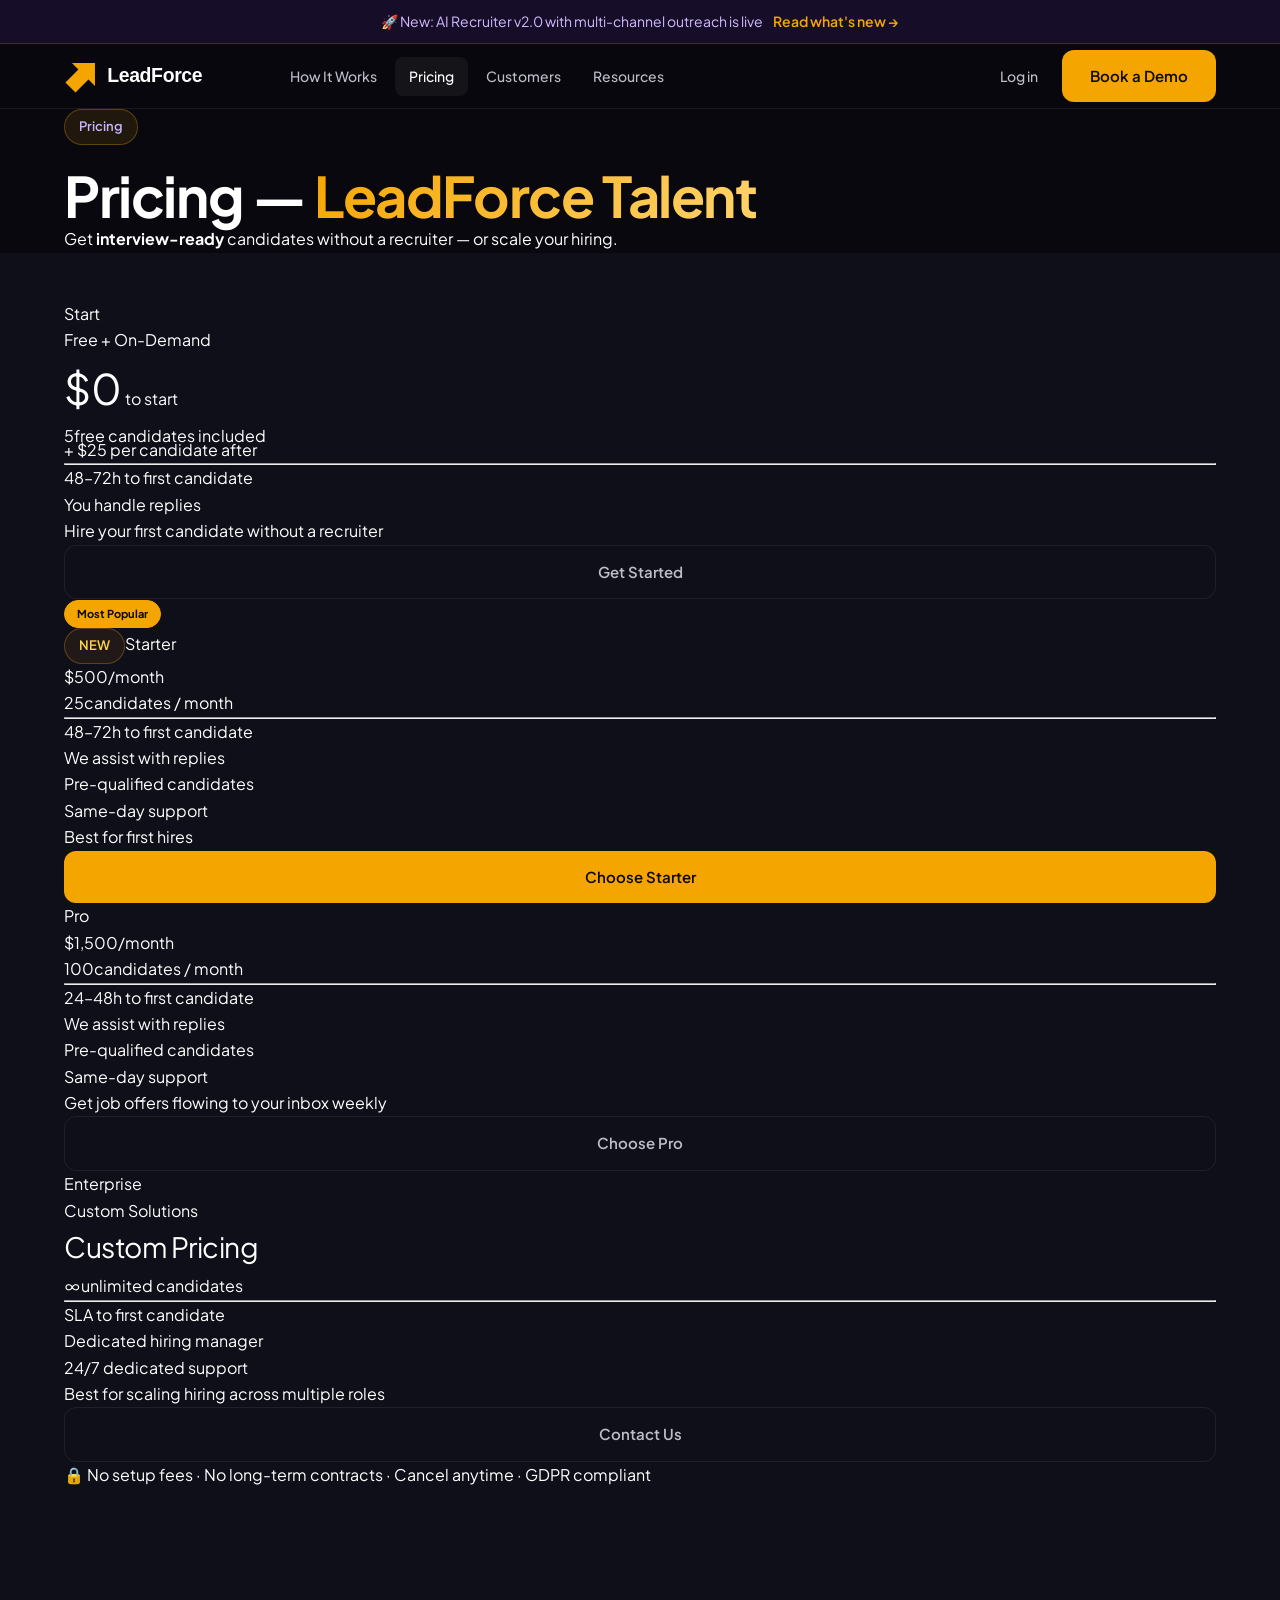
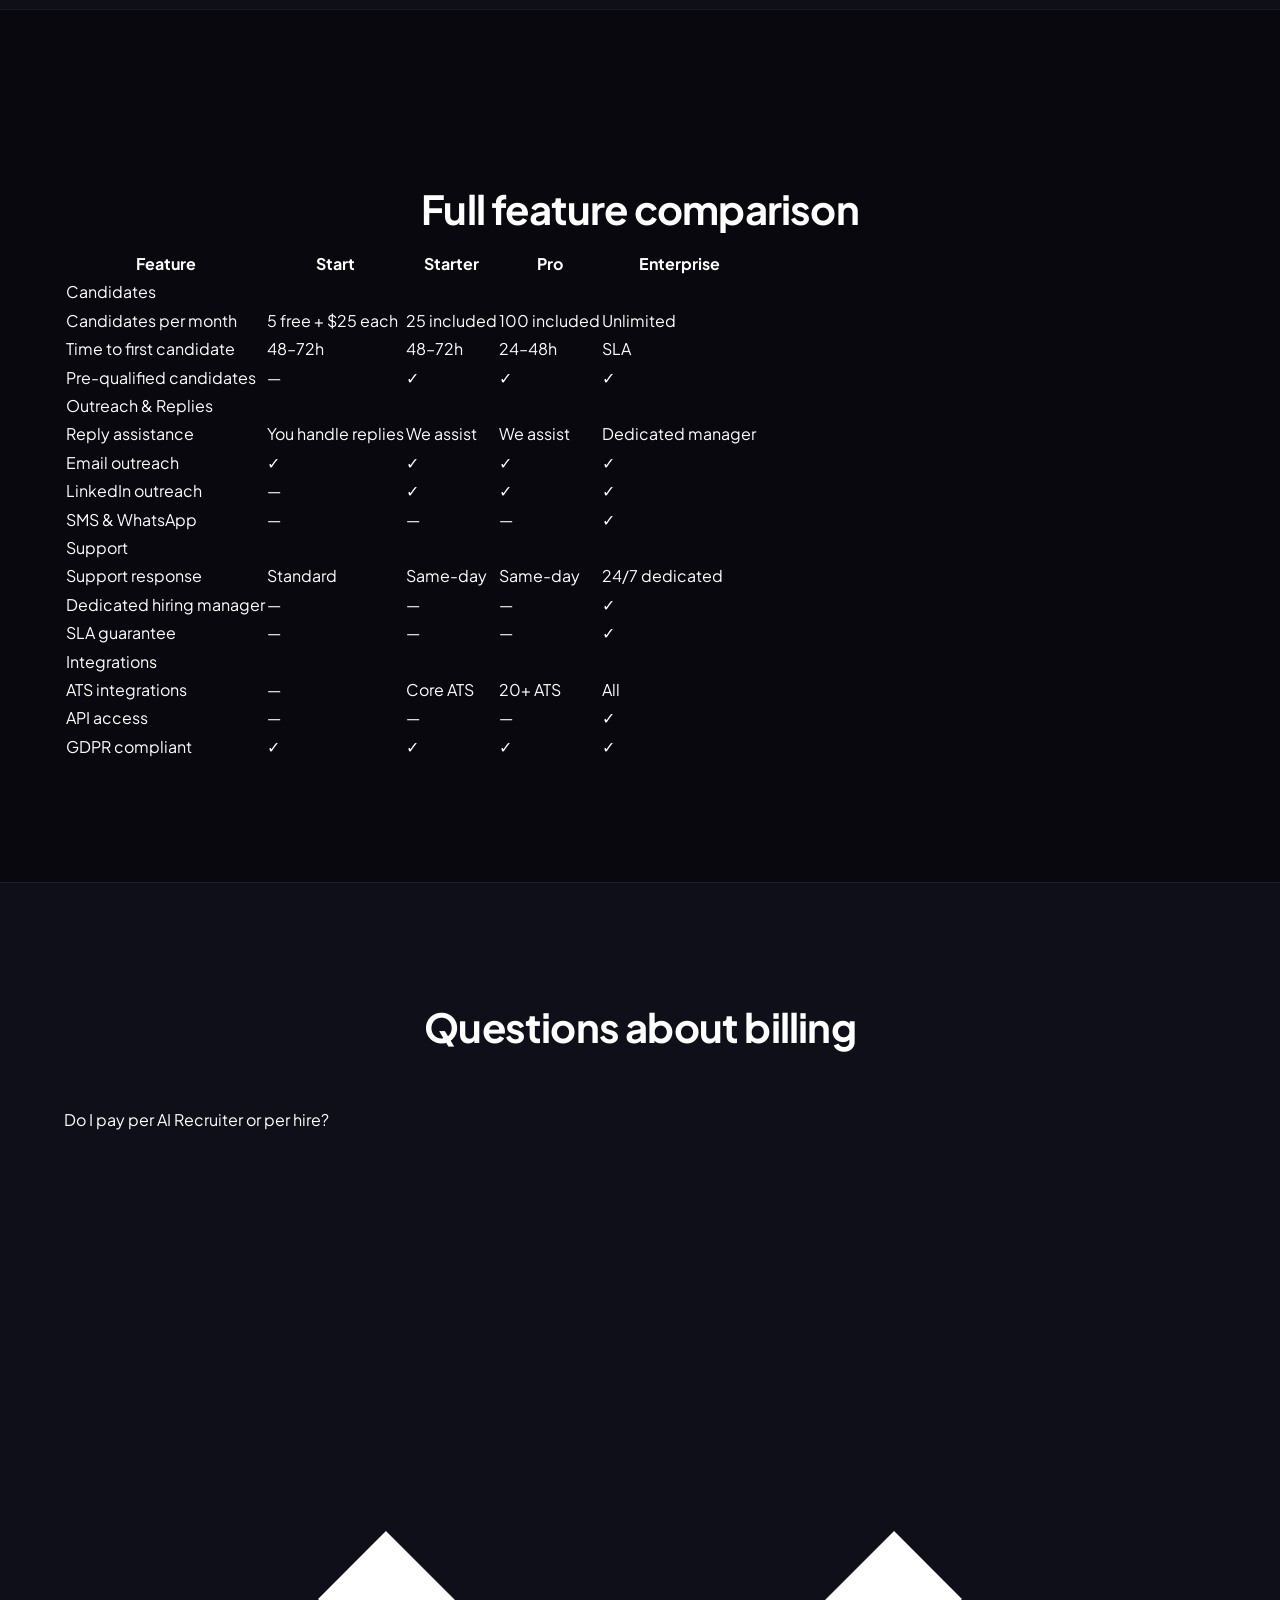
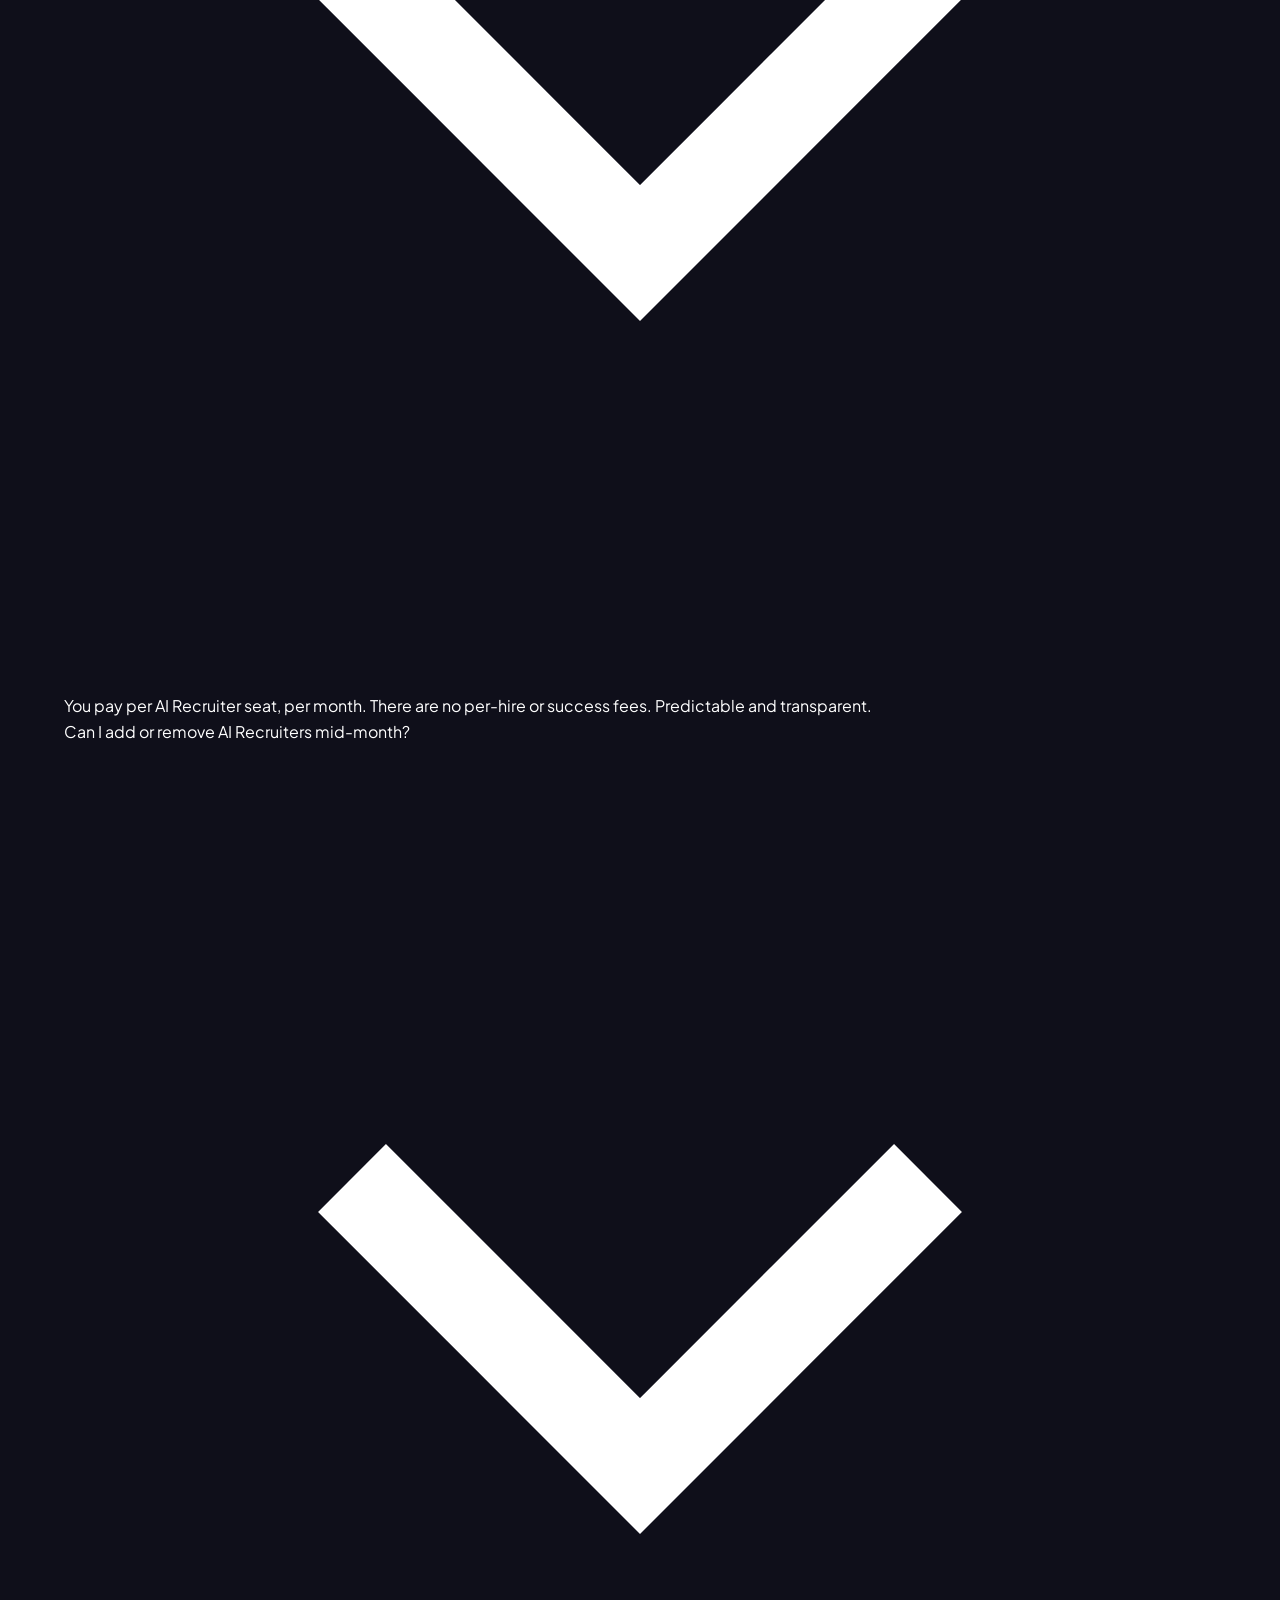
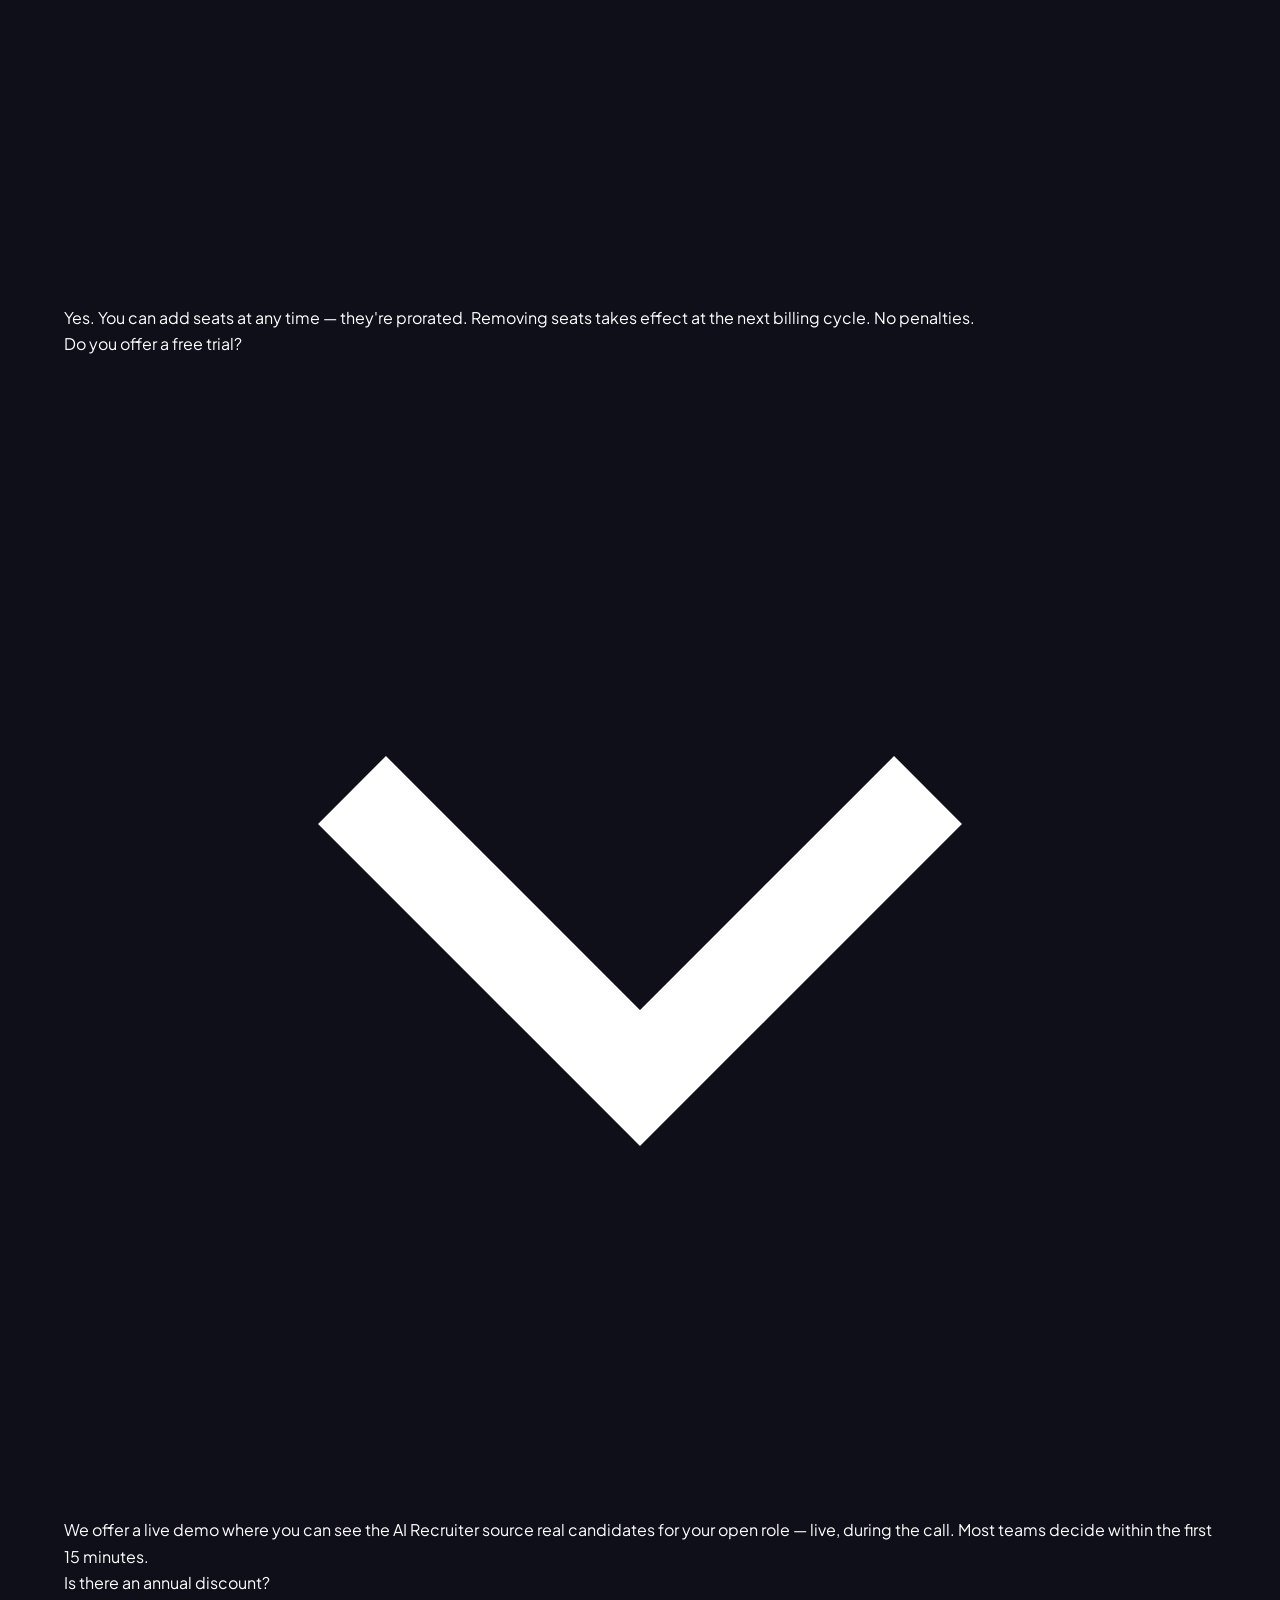
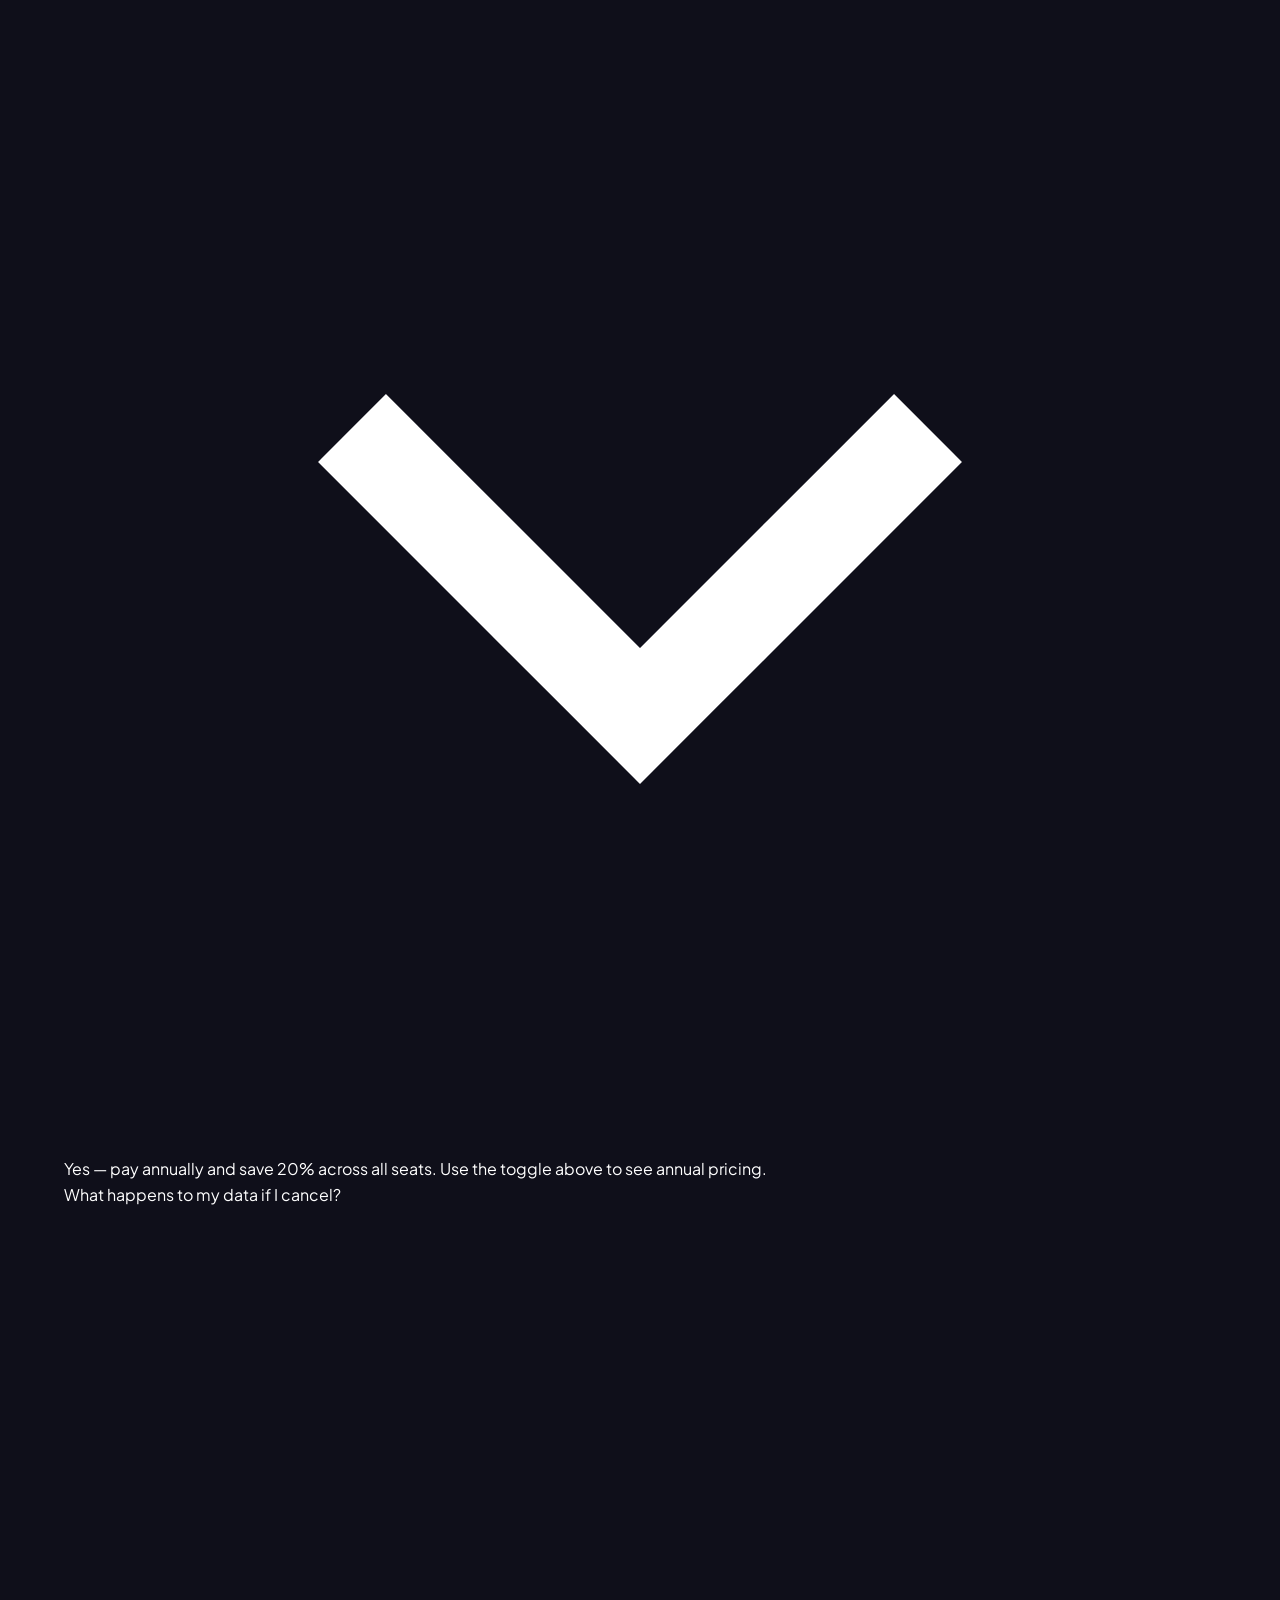
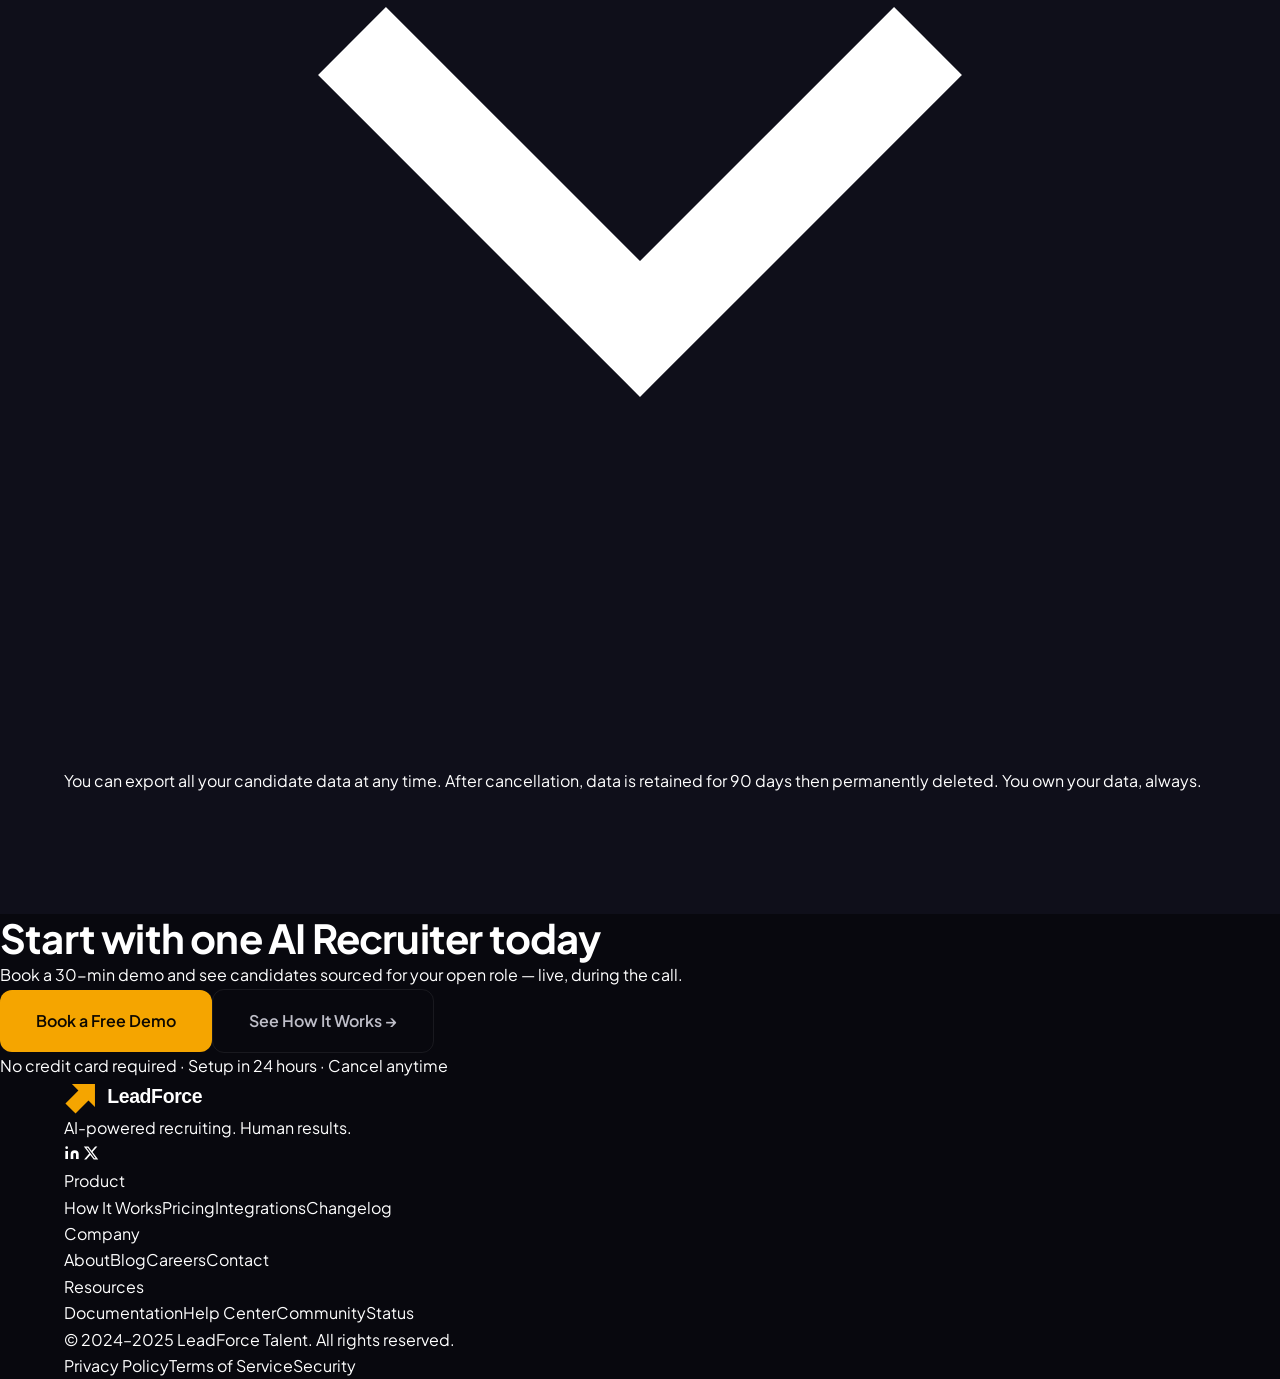
<file: pricing.html>
<!DOCTYPE html>
<html lang="en">
<head>
  <meta charset="UTF-8">
  <meta name="viewport" content="width=device-width, initial-scale=1.0">
  <title>Pricing — LeadForce Talent</title>
  <link rel="stylesheet" href="assets/css/main.css">
</head>
<body>

<div class="announcement-bar">🚀 New: AI Recruiter v2.0 with multi-channel outreach is live <a href="#">Read what's new →</a></div>
<header class="nav">
  <div class="container">
    <nav class="nav-inner">
      <a href="index.html" class="nav-logo">
        <img src="assets/images/logo.svg" alt="LeadForce Talent" height="36" style="display:block;">
      </a>
      <div class="nav-links">
        <a href="how-it-works.html">How It Works</a>
        <a href="pricing.html">Pricing</a>
        <a href="index.html#testimonials">Customers</a>
        <a href="#">Resources</a>
      </div>
      <div class="nav-actions">
        <a href="#" class="nav-login">Log in</a>
        <a href="https://calendly.com/lftw/leadforcetalent-meeting" class="btn btn-primary">Book a Demo</a>
        <button class="nav-hamburger"><span></span><span></span><span></span></button>
      </div>
    </nav>
  </div>
  <div class="mobile-menu">
    <a href="how-it-works.html">How It Works</a>
    <a href="pricing.html">Pricing</a>
    <a href="#">Customers</a>
    <a href="#">Resources</a>
    <a href="#" class="nav-login">Log in</a>
    <a href="https://calendly.com/lftw/leadforcetalent-meeting" class="btn btn-primary btn-full">Book a Demo</a>
  </div>
</header>

<section class="page-hero">
  <div class="container page-hero-inner">
    <div class="badge reveal" style="margin:0 auto 20px;">Pricing</div>
    <h1 class="h1 reveal">Pricing — <span class="gradient-text">LeadForce Talent</span></h1>
    <p class="reveal">Get <strong>interview-ready</strong> candidates without a recruiter — or scale your hiring.</p>
  </div>
</section>

<section class="section section-surface" style="padding-top:48px;">
  <div class="container">
    <div class="pricing-grid pricing-grid-4">
      <div class="pricing-card pricing-card-flex reveal">
        <div class="pricing-name">Start</div>
        <div class="pricing-plan-sub">Free + On-Demand</div>
        <div class="pricing-price-row"><span class="pricing-amount" style="font-size:42px;">$0</span><span class="pricing-suffix"> to start</span></div>
        <div class="pricing-cand-chip"><span class="pricing-cand-num">5</span><span class="pricing-cand-label">free candidates included</span></div>
        <div class="pricing-sub" style="margin-top:-12px;">+ $25 per candidate after</div>
        <hr class="pricing-divider">
        <ul class="pricing-features"><li>48–72h to first candidate</li><li>You handle replies</li></ul>
        <div class="pricing-bottom-note">Hire your first candidate without a recruiter</div>
        <a href="https://calendly.com/lftw/leadforcetalent-meeting" class="btn btn-ghost btn-full">Get Started</a>
      </div>
      <div class="pricing-card pricing-card-featured pricing-card-flex reveal reveal-delay-1">
        <div class="pricing-badge-wrap"><span class="badge badge-featured">Most Popular</span></div>
        <div class="pricing-name-with-badge"><span class="badge badge-warning pricing-new-badge">NEW</span><span class="pricing-name">Starter</span></div>
        <div class="pricing-price-row"><span class="pricing-amount">$500</span><span class="pricing-suffix">/month</span></div>
        <div class="pricing-cand-chip"><span class="pricing-cand-num">25</span><span class="pricing-cand-label">candidates / month</span></div>
        <hr class="pricing-divider">
        <ul class="pricing-features"><li>48–72h to first candidate</li><li>We assist with replies</li><li>Pre-qualified candidates</li><li>Same-day support</li></ul>
        <div class="pricing-bottom-note">Best for first hires</div>
        <a href="https://calendly.com/lftw/leadforcetalent-meeting" class="btn btn-primary btn-full">Choose Starter</a>
      </div>
      <div class="pricing-card pricing-card-flex reveal reveal-delay-2">
        <div class="pricing-name">Pro</div>
        <div class="pricing-price-row"><span class="pricing-amount">$1,500</span><span class="pricing-suffix">/month</span></div>
        <div class="pricing-cand-chip"><span class="pricing-cand-num">100</span><span class="pricing-cand-label">candidates / month</span></div>
        <hr class="pricing-divider">
        <ul class="pricing-features"><li>24–48h to first candidate</li><li>We assist with replies</li><li>Pre-qualified candidates</li><li>Same-day support</li></ul>
        <div class="pricing-bottom-note">Get job offers flowing to your inbox weekly</div>
        <a href="https://calendly.com/lftw/leadforcetalent-meeting" class="btn btn-ghost btn-full">Choose Pro</a>
      </div>
      <div class="pricing-card pricing-card-flex reveal reveal-delay-3">
        <div class="pricing-name">Enterprise</div>
        <div class="pricing-plan-sub">Custom Solutions</div>
        <div class="pricing-price-row"><span class="pricing-amount" style="font-size:28px;letter-spacing:-0.5px;">Custom Pricing</span></div>
        <div class="pricing-cand-chip"><span class="pricing-cand-num" style="font-size:18px;">∞</span><span class="pricing-cand-label">unlimited candidates</span></div>
        <hr class="pricing-divider">
        <ul class="pricing-features"><li>SLA to first candidate</li><li>Dedicated hiring manager</li><li>24/7 dedicated support</li></ul>
        <div class="pricing-bottom-note">Best for scaling hiring across multiple roles</div>
        <a href="https://calendly.com/lftw/leadforcetalent-meeting" class="btn btn-ghost btn-full">Contact Us</a>
      </div>
    </div>
    <p class="pricing-trust reveal">🔒 No setup fees · No long-term contracts · Cancel anytime · GDPR compliant</p>
  </div>
</section>

<section class="section section-dark section-border-t">
  <div class="container">
    <div class="section-label reveal"><span class="badge">Compare Plans</span></div>
    <h2 class="h2 section-headline reveal">Full feature comparison</h2>
    <div class="comparison-table-wrap reveal">
      <table class="comparison-table">
        <thead><tr><th>Feature</th><th>Start</th><th class="featured-col">Starter</th><th>Pro</th><th>Enterprise</th></tr></thead>
        <tbody>
          <tr class="cat-row"><td colspan="5">Candidates</td></tr>
          <tr><td>Candidates per month</td><td>5 free + $25 each</td><td>25 included</td><td>100 included</td><td>Unlimited</td></tr>
          <tr><td>Time to first candidate</td><td>48–72h</td><td>48–72h</td><td>24–48h</td><td>SLA</td></tr>
          <tr><td>Pre-qualified candidates</td><td><span class="cross">—</span></td><td><span class="check">✓</span></td><td><span class="check">✓</span></td><td><span class="check">✓</span></td></tr>
          <tr class="cat-row"><td colspan="5">Outreach & Replies</td></tr>
          <tr><td>Reply assistance</td><td>You handle replies</td><td>We assist</td><td>We assist</td><td>Dedicated manager</td></tr>
          <tr><td>Email outreach</td><td><span class="check">✓</span></td><td><span class="check">✓</span></td><td><span class="check">✓</span></td><td><span class="check">✓</span></td></tr>
          <tr><td>LinkedIn outreach</td><td><span class="cross">—</span></td><td><span class="check">✓</span></td><td><span class="check">✓</span></td><td><span class="check">✓</span></td></tr>
          <tr><td>SMS & WhatsApp</td><td><span class="cross">—</span></td><td><span class="cross">—</span></td><td><span class="cross">—</span></td><td><span class="check">✓</span></td></tr>
          <tr class="cat-row"><td colspan="5">Support</td></tr>
          <tr><td>Support response</td><td>Standard</td><td>Same-day</td><td>Same-day</td><td>24/7 dedicated</td></tr>
          <tr><td>Dedicated hiring manager</td><td><span class="cross">—</span></td><td><span class="cross">—</span></td><td><span class="cross">—</span></td><td><span class="check">✓</span></td></tr>
          <tr><td>SLA guarantee</td><td><span class="cross">—</span></td><td><span class="cross">—</span></td><td><span class="cross">—</span></td><td><span class="check">✓</span></td></tr>
          <tr class="cat-row"><td colspan="5">Integrations</td></tr>
          <tr><td>ATS integrations</td><td><span class="cross">—</span></td><td>Core ATS</td><td>20+ ATS</td><td>All</td></tr>
          <tr><td>API access</td><td><span class="cross">—</span></td><td><span class="cross">—</span></td><td><span class="cross">—</span></td><td><span class="check">✓</span></td></tr>
          <tr><td>GDPR compliant</td><td><span class="check">✓</span></td><td><span class="check">✓</span></td><td><span class="check">✓</span></td><td><span class="check">✓</span></td></tr>
        </tbody>
      </table>
    </div>
  </div>
</section>

<section class="section section-surface section-border-t">
  <div class="container">
    <h2 class="h2 section-headline reveal" style="margin-bottom:56px;">Questions about billing</h2>
    <div class="faq-wrap">
      <div class="faq-item reveal"><div class="faq-question">Do I pay per AI Recruiter or per hire?<svg class="faq-arrow" viewBox="0 0 24 24" fill="none" stroke="currentColor" stroke-width="2"><polyline points="6,9 12,15 18,9"/></svg></div><div class="faq-answer">You pay per AI Recruiter seat, per month. There are no per-hire or success fees. Predictable and transparent.</div></div>
      <div class="faq-item reveal"><div class="faq-question">Can I add or remove AI Recruiters mid-month?<svg class="faq-arrow" viewBox="0 0 24 24" fill="none" stroke="currentColor" stroke-width="2"><polyline points="6,9 12,15 18,9"/></svg></div><div class="faq-answer">Yes. You can add seats at any time — they're prorated. Removing seats takes effect at the next billing cycle. No penalties.</div></div>
      <div class="faq-item reveal"><div class="faq-question">Do you offer a free trial?<svg class="faq-arrow" viewBox="0 0 24 24" fill="none" stroke="currentColor" stroke-width="2"><polyline points="6,9 12,15 18,9"/></svg></div><div class="faq-answer">We offer a live demo where you can see the AI Recruiter source real candidates for your open role — live, during the call. Most teams decide within the first 15 minutes.</div></div>
      <div class="faq-item reveal"><div class="faq-question">Is there an annual discount?<svg class="faq-arrow" viewBox="0 0 24 24" fill="none" stroke="currentColor" stroke-width="2"><polyline points="6,9 12,15 18,9"/></svg></div><div class="faq-answer">Yes — pay annually and save 20% across all seats. Use the toggle above to see annual pricing.</div></div>
      <div class="faq-item reveal"><div class="faq-question">What happens to my data if I cancel?<svg class="faq-arrow" viewBox="0 0 24 24" fill="none" stroke="currentColor" stroke-width="2"><polyline points="6,9 12,15 18,9"/></svg></div><div class="faq-answer">You can export all your candidate data at any time. After cancellation, data is retained for 90 days then permanently deleted. You own your data, always.</div></div>
    </div>
  </div>
</section>

<div class="cta-banner reveal">
  <div class="cta-banner-inner">
    <h2 class="h2">Start with one AI Recruiter today</h2>
    <p>Book a 30-min demo and see candidates sourced for your open role — live, during the call.</p>
    <div class="cta-banner-btns"><a href="https://calendly.com/lftw/leadforcetalent-meeting" class="btn btn-primary btn-lg">Book a Free Demo</a><a href="how-it-works.html" class="btn btn-ghost btn-lg">See How It Works →</a></div>
    <p class="cta-trust-note">No credit card required · Setup in 24 hours · Cancel anytime</p>
  </div>
</div>

<footer class="footer">
  <div class="container">
    <div class="footer-grid">
      <div>
        <a href="index.html" class="nav-logo" style="font-size:18px;">
          <img src="assets/images/logo.svg" alt="LeadForce Talent" height="36" style="display:block;">
        </a>
        <p class="footer-brand-tag">AI-powered recruiting. Human results.</p>
        <div class="footer-socials">
          <a href="#" class="footer-social"><svg width="16" height="16" viewBox="0 0 24 24" fill="currentColor"><path d="M16 8a6 6 0 0 1 6 6v7h-4v-7a2 2 0 0 0-2-2 2 2 0 0 0-2 2v7h-4v-7a6 6 0 0 1 6-6z"/><rect x="2" y="9" width="4" height="12"/><circle cx="4" cy="4" r="2"/></svg></a>
          <a href="#" class="footer-social"><svg width="16" height="16" viewBox="0 0 24 24" fill="currentColor"><path d="M18.244 2.25h3.308l-7.227 8.26 8.502 11.24H16.17l-5.214-6.817L4.99 21.75H1.68l7.73-8.835L1.254 2.25H8.08l4.713 6.231zm-1.161 17.52h1.833L7.084 4.126H5.117z"/></svg></a>
        </div>
      </div>
      <div><div class="footer-col-heading">Product</div><div class="footer-links"><a href="how-it-works.html">How It Works</a><a href="pricing.html">Pricing</a><a href="#">Integrations</a><a href="#">Changelog</a></div></div>
      <div><div class="footer-col-heading">Company</div><div class="footer-links"><a href="#">About</a><a href="#">Blog</a><a href="#">Careers</a><a href="https://calendly.com/lftw/leadforcetalent-meeting">Contact</a></div></div>
      <div><div class="footer-col-heading">Resources</div><div class="footer-links"><a href="#">Documentation</a><a href="#">Help Center</a><a href="#">Community</a><a href="#">Status</a></div></div>
    </div>
    <div class="footer-bottom">
      <span>© 2024–2025 LeadForce Talent. All rights reserved.</span>
      <div class="footer-legal"><a href="#">Privacy Policy</a><a href="#">Terms of Service</a><a href="#">Security</a></div>
    </div>
  </div>
</footer>
<script src="assets/js/main.js"></script>
</body>
</html>
</file>
<file: assets/css/main.css>
@import url('https://fonts.googleapis.com/css2?family=Plus+Jakarta+Sans:wght@400;500;600;700;800&display=swap');
:root{--bg-primary:#08080E;--bg-surface:#0F0F1A;--bg-elevated:#16162A;--bg-light:#F8F8FF;--accent-primary:#F5A500;--accent-hover:#D48E00;--accent-glow:rgba(245,165,0,0.25);--accent-subtle:rgba(245,165,0,0.1);--accent-secondary:#10B981;--text-primary:#FFFFFF;--text-secondary:#BEBEC8;--text-muted:#9294A0;--text-dark:#18181B;--border:rgba(255,255,255,0.07);--border-accent:rgba(245,165,0,0.3);--radius-sm:6px;--radius-md:12px;--radius-lg:20px;--radius-xl:32px;--radius-pill:100px;--shadow-card:0 1px 3px rgba(0,0,0,0.4),0 0 0 1px rgba(255,255,255,0.05);--shadow-glow:0 0 60px rgba(245,165,0,0.15);--shadow-hover:0 20px 60px rgba(0,0,0,0.4);--section-y:120px;--section-y-sm:64px;--container:1200px;--container-pad:24px}
*,*::before,*::after{box-sizing:border-box;margin:0;padding:0}
html{scroll-behavior:smooth}
body{font-family:'Plus Jakarta Sans',-apple-system,sans-serif;background:var(--bg-primary);color:var(--text-primary);line-height:1.65;-webkit-font-smoothing:antialiased}
a{text-decoration:none;color:inherit}img{display:block;max-width:100%}ul{list-style:none}button{cursor:pointer;border:none;background:none;font-family:inherit}
.container{max-width:var(--container);margin:0 auto;padding:0 var(--container-pad)}
.display{font-size:clamp(40px,6vw,72px);font-weight:800;line-height:1.05;letter-spacing:-0.03em}
.h1{font-size:clamp(32px,4.5vw,56px);font-weight:700;line-height:1.1;letter-spacing:-0.025em}
.h2{font-size:clamp(26px,3.5vw,40px);font-weight:700;line-height:1.2;letter-spacing:-0.02em}
.h3{font-size:clamp(18px,2vw,24px);font-weight:600;line-height:1.3}
.body-lg{font-size:18px;line-height:1.7}.body{font-size:16px;line-height:1.65}.small{font-size:14px;line-height:1.5}
.text-secondary{color:var(--text-secondary)}.text-muted{color:var(--text-muted)}.text-accent{color:var(--accent-primary)}.text-success{color:var(--accent-secondary)}.text-warning{color:#F59E0B}.text-center{text-align:center}
.gradient-text{background:linear-gradient(135deg,#F5A500,#FFD166,#F5A500);background-size:200% auto;-webkit-background-clip:text;background-clip:text;color:transparent;animation:gradient-shift 5s ease infinite}
@keyframes gradient-shift{0%{background-position:0% 50%}50%{background-position:100% 50%}100%{background-position:0% 50%}}
.badge{display:inline-flex;align-items:center;gap:8px;padding:6px 14px;border-radius:var(--radius-pill);border:1px solid var(--border-accent);background:var(--accent-subtle);color:#C4B5FD;font-size:13px;font-weight:600}
.badge-success{border-color:rgba(16,185,129,0.3);background:rgba(16,185,129,0.08);color:#6EE7B7}
.badge-warning{border-color:rgba(245,158,11,0.3);background:rgba(245,158,11,0.08);color:#FCD34D}
.badge-featured{background:var(--accent-primary);border-color:var(--accent-primary);color:#0D0800;font-size:11px;padding:4px 12px;font-weight:700}
.btn{display:inline-flex;align-items:center;gap:8px;padding:14px 28px;border-radius:var(--radius-md);font-size:15px;font-weight:600;transition:all 0.2s ease;white-space:nowrap}
.btn-primary{background:var(--accent-primary);color:#0D0800}
.btn-primary:hover{background:var(--accent-hover);box-shadow:0 0 30px rgba(124,58,237,0.45);transform:translateY(-1px)}
.btn-ghost{background:transparent;color:var(--text-secondary);border:1px solid var(--border)}
.btn-ghost:hover{border-color:rgba(255,255,255,0.3);color:var(--text-primary);background:rgba(255,255,255,0.04)}
.btn-lg{padding:18px 36px;font-size:16px;border-radius:12px}.btn-full{width:100%;justify-content:center}
.announcement-bar{background:rgba(124,58,237,0.12);border-bottom:1px solid rgba(245,165,0,0.2);padding:10px 24px;text-align:center;font-size:14px;color:#D4BBFF}
.announcement-bar a{color:var(--accent-primary);font-weight:600;margin-left:8px}
.nav{position:sticky;top:0;z-index:100;background:rgba(8,8,14,0.8);backdrop-filter:blur(20px);-webkit-backdrop-filter:blur(20px);border-bottom:1px solid var(--border);transition:background 0.3s ease}
.nav.scrolled{background:rgba(8,8,14,0.97)}
.nav-inner{display:flex;align-items:center;height:64px;gap:32px}
.nav-logo{font-size:20px;font-weight:800;color:var(--text-primary);display:flex;align-items:center;gap:8px;flex-shrink:0}
.nav-logo span{color:var(--accent-primary)}
.nav-logo-icon{width:28px;height:28px;background:var(--accent-primary);border-radius:7px;display:flex;align-items:center;justify-content:center}
.nav-links{display:flex;align-items:center;gap:4px;flex:1}
.nav-links a{padding:8px 14px;font-size:14px;font-weight:500;color:var(--text-secondary);border-radius:8px;transition:all 0.15s ease}
.nav-links a:hover,.nav-links a.active{color:var(--text-primary);background:rgba(255,255,255,0.05)}
.nav-actions{display:flex;align-items:center;gap:12px;margin-left:auto}
.nav-login{font-size:14px;font-weight:500;color:var(--text-secondary);padding:8px 12px}
.nav-login:hover{color:var(--text-primary)}
.nav-hamburger{display:none;flex-direction:column;gap:5px;padding:8px;cursor:pointer}
.nav-hamburger span{display:block;width:22px;height:2px;background:var(--text-secondary);border-radius:2px;transition:all 0.3s ease}
.mobile-menu{display:none;flex-direction:column;gap:4px;padding:16px 24px 24px;border-top:1px solid var(--border);background:var(--bg-surface)}
.mobile-menu.open{display:flex}
.mobile-menu a{padding:12px 16px;font-size:15px;font-weight:500;color:var(--text-secondary);border-radius:10px}
.mobile-menu a:hover{color:var(--text-primary);background:rgba(255,255,255,0.05)}
.mobile-menu .btn{margin-top:8px}
@media(max-width:768px){.nav-links,.nav-login{display:none}.nav-hamburger{display:flex}}
.section{padding:var(--section-y) 0}.section-sm{padding:var(--section-y-sm) 0}
.section-dark{background:var(--bg-primary)}.section-surface{background:var(--bg-surface)}
.section-border-t{border-top:1px solid var(--border)}.section-border-b{border-bottom:1px solid var(--border)}
.section-label{display:flex;justify-content:center;margin-bottom:20px}
.section-headline{text-align:center;margin-bottom:16px}
.section-sub{text-align:center;color:var(--text-secondary);font-size:18px;line-height:1.7;max-width:560px;margin:0 auto 64px}
 .grid-2{display:grid;grid-template-columns:1fr 1fr;gap:24px}
.grid-3{display:grid;grid-template-columns:1fr 1fr 1fr;gap:24px}
@media(max-width:1024px){.grid-3{grid-template-columns:1fr 1fr}}
@media(max-width:768px){.grid-2,.grid-3{grid-template-columns:1fr}}
.reveal{opacity:0;transform:translateY(28px);transition:opacity 0.65s ease,transform 0.65s ease}
.reveal.visible{opacity:1;transform:translateY(0)}
.reveal-delay-1{transition-delay:80ms}.reveal-delay-2{transition-delay:160ms}.reveal-delay-3{transition-delay:240ms}.reveal-delay-4{transition-delay:320ms}
.hero{position:relative;overflow:hidden;min-height:92vh;display:flex;align-items:center;padding:80px 0}
.hero-bg{position:absolute;inset:0;pointer-events:none;z-index:0}
.hero-bg::before{content:'';position:absolute;top:0;left:50%;transform:translateX(-50%);width:900px;height:700px;background:radial-gradient(ellipse at center,rgba(124,58,237,0.18) 0%,transparent 70%)}
.hero-bg::after{content:'';position:absolute;bottom:0;right:10%;width:500px;height:400px;background:radial-gradient(ellipse at center,rgba(16,185,129,0.09) 0%,transparent 70%)}
.hero-grid{position:absolute;inset:0;background-image:linear-gradient(rgba(255,255,255,0.025) 1px,transparent 1px),linear-gradient(90deg,rgba(255,255,255,0.025) 1px,transparent 1px);background-size:60px 60px}
.hero-inner{position:relative;z-index:1;display:grid;grid-template-columns;55% 45%;gap:48px;align-items:center}
.hero-h1{font-size:clamp(40px,5.5vw,68px);font-weight:800;line-height:1.05;letter-spacing:-0.03em;margin-bottom:8px}
.hero-hsub{{font-size:clamp(17px,2vw,22px);font-weight:400;color:var(--text-secondary);margin-top:8px;line-height:1.5}
.hero-sub{font-size:18px;color:var(--text-secondary);line-height:1.7;max-width:480px;margin-top:20px}
.hero-ctas{display:flex;gap:16px;flex-wrap:wrap;margin-top:36px}
.hero-trust{display:flex;align-items:center;gap:14px;margin-top:28px}
.avatars{display:flex}
.avatar{width:32px;height:32px;border-radius:50%;border:2px solid var(--bg-primary);overflow:hidden;margin-right:-8px;background:var(--bg-elevated)}
.avatar img{width:100%;height:100%;object-fit:cover}
.hero-trust-text{font-size:14px;color:var(--text-secondary);margin-left:16px}
.mockup-card{background:var(--bg-surface);border:1px solid var(--border);border-radius:24px;overflow:hidden;box-shadow:var(--shadow-glow),var(--shadow-card)}
.mockup-topbar{display:flex;align-items:center;gap:12px;padding:14px 20px;border-bottom:1px solid var(--border);background:var(--bg-elevated)}
.mockup-dots{display:flex;gap:6px}
.mockup-dot{width:10px;height:10px;border-radius:50%}
.dot-red{background:#EF4444}.dot-yellow{background:#F59E0B}.dot-green{background:#10B981}
.mockup-title{font-size:13px;font-weight:600;color:var(--text-secondary)}
.mockup-body{padding:20px}
.mockup-stats{display:grid;grid-template-columns:repeat(3,1fr);gap:12px;margin-bottom:20px}
.mockup-stat{background:var(--bg-elevated);border-radius:10px;padding:12px;text-align:center}
.mockup-stat-num{font-size:20px;font-weight:700;color:var(--text-primary)}
.mockup-stat-label{font-size:10px;color:var(--text-muted);margin-top:2px;line-height:1.3}
.mockup-table{width:100%;border-collapse:collapse}
.mockup-table th{font-size:10px;font-weight:600;color:var(--text-muted);text-transform:uppercase;letter-spacing:0.05em;padding:6px 8px;text-align:left;border-bottom:1px solid var(--border)}
.mockup-table td{font-size:12px;padding:8px;border-bottom:1px solid rgba(255,255,255,0.04);color:var(--text-secondary);vertical-align:middle}
.mockup-table td:first-child{color:var(--text-primary);font-weight:500}
.status-badge{display:inline-block;padding:3px 8px;border-radius:20px;font-size:10px;font-weight:600}
.status-green{background:rgba(16,185,129,0.15);color:#6EE7B7}.status-yellow{background:rgba(245,158,11,0.15);color:#FCD34D}
.status-blue{background:rgba(59,130,246,0.15);color:#93C5FD}.status-purple{background:rgba(245,165,0,0.2);color:#C4B5FD}
.mockup-footer{margin-top:14px;padding-top:14px;border-top:1px solid var(--border);font-size:11px;color:var(--text-muted)}
.mockup-progress{height:4px;background:var(--bg-elevated);border-radius:4px;margin-top:6px;overflow:hidden}
.mockup-progress-bar{height:100%;width:62%;background:linear-gradient(90deg,var(--accent-primary),var(--accent-secondary));border-radius:4px}
.float-badge{position:absolute;border-radius:12px;font-size:12px;font-weight:600;padding:8px 14px;white-space:nowrap;animation:float 3s ease-in-out infinite}
.float-badge-1{top:-16px;right:-10px;background:rgba(16,185,129,0.15);border:1px solid rgba(16,185,129,0.3);color:#6EE7B7;animation-delay:0s}
.float-badge-2{bottom:-16px;left:-10px;background:var(--bg-elevated);border:1px solid var(--border);color:var(--text-primary);animation-delay:1.5s}
@keyframes float{0%,100%{transform:translateY(0)}50%{transform:translateY(-6px)}}
@media(max-width:1024px){.hero-inner{grid-template-columns:1fr}.hero-visual{display:none}.hero{min-height:auto;padding:80px 0 60px}}
.logo-bar{padding:36px 0;background:var(--bg-surface);border-top:1px solid var(--border);border-bottom:1px solid var(--border)}
.logo-bar-label{text-align:center;font-size:12px;font-weight:600;letter-spacing:0.06em;text-transform:uppercase;color:var(--text-secondary);margin-bottom:24px}
.logo-bar-row{display:flex;justify-content:center;align-items:center;flex-wrap:wrap;gap:12px 40px}
.logo-item{font-size:15px;font-weight:700;color:var(--text-secondary);letter-spacing:0.02em;opacity:0.85;transition:opacity 0.2s}
.logo-item:hover{opacity:1;color:var(--text-primary)}
.compare-grid{display:grid;grid-template-columns:1fr 1fr;gap:24px;margin-top:64px}
.compare-card{border-radius:var(--radius-lg);padding:36px}
.compare-card-bad{background:rgba(239,68,68,0.04);border:1px solid rgba(239,68,68,0.15)}
.compare-card-good{background:rgba(16,185,129,0.04);border:1px solid rgba(16,185,129,0.2)}
.compare-title{font-size:16px;font-weight:700;margin-bottom:20px}
.compare-list li{display:flex;align-items:flex-start;gap:10px;font-size:15px;color:var(--text-secondary);padding:10px 0;border-bottom:1px solid rgba(255,255,255,0.05)}
.compare-list li:last-child{border-bottom:none}
@media(max-width:768px){.compare-grid{grid-template-columns:1fr}}
.stats-grid{display:grid;grid-template-columns:repeat(3,1fr);gap:24px}
.stat-card{background:linear-gradient(135deg,var(--bg-surface),var(--bg-elevated));border:1px solid var(--border-accent);border-radius:var(--radius-lg);padding:40px 32px;text-align:center}
.stat-number{font-size:clamp(40px,5vw,60px);font-weight:800;line-height:1;margin-bottom:12px}
.stat-label{font-size:15px;color:var(--text-secondary);line-height:1.5}
@media(max-width:768px){.stats-grid{grid-template-columns:1fr}}
.steps-grid{display:grid;grid-template-columns:repeat(4,1fr);gap:20px}
.step-card{background:var(--bg-surface);border:1px solid var(--border);border-radius:var(--radius-lg);padding:28px;transition:all 0.3s ease}
.step-card:hover{border-color:var(--border-accent);transform:translateY(-4px);box-shadow:var(--shadow-hover)}
.step-num{font-size:11px;font-weight:700;color:var(--accent-primary);letter-spacing:0.08em;text-transform:uppercase;margin-bottom:16px}
.step-icon{width:48px;height:48px;border-radius:14px;background:var(--accent-subtle);border:1px solid var(--border-accent);display:flex;align-items:center;justify-content:center;margin-bottom:20px}
.step-title{font-size:17px;font-weight:700;margin-bottom:10px}
.step-body{font-size:14px;color:var(--text-secondary);line-height:1.65}
@media(max-width:1024px){.steps-grid{grid-template-columns:1fr 1fr}}
@media(max-width:576px){.steps-grid{grid-template-columns:1fr}}
.features-grid{display:grid;grid-template-columns:repeat(3,1fr);gap:24px}
.feature-card{border-radius:var(--radius-lg);padding:36px;border:1px solid var(--border);background:var(--bg-surface);transition:all 0.3s ease;position:relative}
.feature-card:hover{border-color:var(--border-accent);transform:translateY(-4px);box-shadow:var(--shadow-hover)}
.feature-card-featured{background:var(--bg-elevated);border-color:var(--border-accent);box-shadow:var(--shadow-glow)}
.feature-badge-wrap{position:absolute;top:-13px;right:24px}
.feature-icon{width:52px;height:52px;border-radius:14px;background:var(--accent-subtle);border:1px solid var(--border-accent);display:flex;align-items:center;justify-content:center;margin-bottom:20px}
.feature-title{font-size:19px;font-weight:700;margin-bottom:12px}
.feature-body{font-size:15px;color:var(--text-secondary);line-height:1.7;margin-bottom:20px}
.feature-list{margin-bottom:24px}
.feature-list li{font-size:14px;color:var(--text-secondary);padding:5px 0;display:flex;align-items:center;gap:8px}
.feature-list li::before{content:'✓';color:var(--accent-secondary);font-weight:700;flex-shrink:0}
.feature-link{font-size:14px;font-weight:600;color:var(--accent-primary)}
.feature-link:hover{text-decoration:underline}
@media(max-width:1024px){.features-grid{grid-template-columns:1fr 1fr}}
@media(max-width:640px){.features-grid{grid-template-columns:1fr}}
.testimonials-grid{display:grid;grid-template-columns:repeat(3,1fr);gap:24px}
.testi-card{background:var(--bg-surface);border:1px solid var(--border);border-radius:var(--radius-lg);padding:32px;transition:all 0.3s ease}
.testi-card:hover{border-color:var(--border-accent);transform:translateY(-4px)}
.testi-stars{display:flex;gap:3px;margin-bottom:16px}
.testi-star{color:#F59E0B;font-size:16px}
.testi-quote{font-size:15px;color:var(--text-secondary);line-height:1.75;font-style:italic;margin-bottom:24px}
.testi-author{display:flex;align-items:center;gap:12px}
.testi-avatar{width:44px;height:44px;border-radius:50%;overflow:hidden;flex-shrink:0;background:var(--bg-elevated)}
.testi-avatar img{width:100%;height:100%;object-fit:cover}
.testi-name{font-size:14px;font-weight:700}
.testi-role{font-size:13px;color:var(--text-muted)}
@media(max-width:1024px){.testimonials-grid{grid-template-columns:1fr 1fr}}
@media(max-width:640px){.testimonials-grid{grid-template-columns:1fr}}
.integrations-row{display:flex;flex-wrap:wrap;justify-content:center;gap:16px;margin:40px 0 24px}
.integration-chip{display:flex;align-items:center;justify-content:center;padding:10px 20px;background:var(--bg-elevated);border:1px solid rgba(245,165,0,0.2);border-radius:10px;font-size:13px;font-weight:600;color:var(--text-secondary);transition:all 0.2s ease}
.integration-chip:hover{border-color:var(--border-accent);color:var(--text-primary)}
.pricing-toggle{display:flex;align-items:center;justify-content:center;gap:16px;margin-bottom:48px}
.toggle-label{font-size:14px;font-weight:600;color:var(--text-secondary);cursor:pointer}
.toggle-label.active{color:var(--text-primary)}
.toggle-switch{width:48px;height:26px;background:var(--bg-elevated);border:1px solid var(--border);border-radius:20px;cursor:pointer;position:relative;transition:background 0.2s}
.toggle-switch.annual-active{background:var(--accent-primary)}
.toggle-thumb{width:20px;height:20px;background:#fff;border-radius:50%;position:absolute;top:2px;left:2px;transition:left 0.2s ease}
.toggle-switch.annual-active .toggle-thumb{left:26px}
.annual-badge{font-size:12px;font-weight:600;background:rgba(16,185,129,0.12);border:1px solid rgba(16,185,129,0.3);color:#6EE7B7;padding:3px 10px;border-radius:20px}
.pricing-grid{display:grid;grid-template-columns:repeat(3,1fr);gap:24px;align-items:start}
.pricing-grid-4{display:grid;grid-template-columns:repeat(4,1fr);gap:18px;align-items:start}
.pricing-card{background:var(--bg-surface);border:1px solid rgba(255,255,255,0.1);border-radius:var(--radius-lg);padding:36px;position:relative}
.pricing-card-flex{display:flex;flex-direction:column}
.pricing-card-flex .btn{margin-top:auto}
.pricing-card-featured{background:var(--bg-elevated);border-color:var(--border-accent);box-shadow:0 0 40px rgba(245,165,0,0.1);transform:scale(1.03)}
.pricing-badge-wrap{position:absolute;top:-13px;left:50%;transform:translateX(-50%)}
.pricing-name{font-size:13px;font-weight:600;color:rgba(255,255,255,0.55);text-transform:uppercase;letter-spacing:0.08em;margin-bottom:8px}
.pricing-plan-sub{font-size:13px;color:rgba(255,255,255,0.5);margin-bottom:12px;font-style:italic}
.pricing-name-with-badge{display:flex;align-items:center;gap:8px;margin-bottom:8px}
.pricing-name-with-badge .pricing-name{margin-bottom:0}
.pricing-new-badge{font-size:10px;padding:2px 7px;border-radius:4px}
.pricing-price-row{display:flex;align-items:baseline;gap:4px;margin-bottom:4px}
.pricing-amount{font-size:48px;font-weight:800;line-height:1}
.pricing-suffix{font-size:15px;color:rgba(255,255,255,0.5);font-weight:400}
.pricing-sub{font-size:13px;color:rgba(255,255,255,0.5);margin-bottom:24px}
.pricing-divider{border:none;border-top:1px solid rgba(255,255,255,0.08);margin:20px 0}
.pricing-cand-chip{display:flex;align-items:baseline;gap:6px;background:rgba(245,165,0,0.1);border:1px solid rgba(245,165,0,0.25);border-radius:8px;padding:9px 14px;margin-bottom:20px}
.pricing-cand-num{font-size:26px;font-weight:800;color:var(--accent-primary);line-height:1}
.pricing-cand-label{font-size:12px;color:rgba(255,255,255,0.6);font-weight:500;white-space:nowrap}
.pricing-features{margin-bottom:20px}
.pricing-features li{display:flex;align-items:flex-start;gap:10px;font-size:14px;color:rgba(255,255,255,0.78);padding:7px 0;border-bottom:1px solid rgba(255,255,255,0.04)}
.pricing-features li:last-child{border-bottom:none}
.pricing-features li::before{content:'\2713';color:#34D399;font-weight:700;flex-shrink:0;margin-top:1px;font-size:13px}
.pricing-bottom-note{font-size:12px;color:rgba(255,255,255,0.42);text-align:center;padding:10px 0 14px;flex:1;display:flex;align-items:flex-end;justify-content:center;line-height:1.5}
.pricing-trust{text-align:center;font-size:13px;color:rgba(255,255,255,0.38);margin-top:32px}
@media(max-width:1024px){.pricing-grid{grid-template-columns:1fr;max-width:440px;margin:0 auto}.pricing-card-featured{transform:scale(1)}}
@media(max-width:900px){.pricing-grid-4{grid-template-columns:repeat(2,1fr)!important;max-width:none!important}.pricing-card-featured{transform:scale(1)}}
@media(max-width:480px){.pricing-grid-4{grid-template-columns:1fr!important;max-width:440px!important;margin:0 auto}}
.faq-wrap{max-width:760px;margin:0 auto}
.faq-item{border-bottom:1px solid var(--border)}
.faq-question{display:flex;justify-content:space-between;align-items:center;padding:22px 0;cursor:pointer;font-size:16px;font-weight:600;color:var(--text-primary);gap:16px;user-select:none}
.faq-question:hover{color:var(--accent-primary)}
.faq-arrow{flex-shrink:0;width:20px;height:20px;color:var(--text-muted);transition:transform 0.25s ease}
.faq-item.open .faq-arrow{transform:rotate(180deg)}
.faq-answer{display:none;padding-bottom:22px;font-size:15px;color:var(--text-secondary);line-height:1.75}
.faq-item.open .faq-answer{display:block}
.cta-banner{position:relative;overflow:hidden;background:linear-gradient(135deg,rgba(124,58,237,0.18),rgba(16,185,129,0.08));border:1px solid rgba(124,58,237,0.22);border-radius:var(--radius-xl);margin:0 var(--container-pad) var(--section-y);padding:80px 48px;text-align:center}
.cta-banner::before{content:'';position:absolute;top:50%;left:50%;transform:translate(-50%,-50%);width:600px;height:400px;background:radial-gradient(ellipse,rgba(124,58,237,0.12),transparent 70%);pointer-events:none}
.cta-banner-inner{position:relative;z-index:1}
.cta-banner h2{margin-bottom:16px}
.cta-banner p{color:var(--text-secondary);font-size:18px;max-width:480px;margin:0 auto 36px}
.cta-banner-btns{display:flex;gap:16px;justify-content:center;flex-wrap:wrap}
.cta-trust-note{margin-top:20px;font-size:13px;color:var(--text-muted)}
@media(max-width:768px){.cta-banner{padding:56px 24px;margin:0 16px var(--section-y-sm)}}
.footer{background:var(--bg-surface);border-top:1px solid var(--border);padding:64px 0 40px}
.footer-grid{display:grid;grid-template-columns:1.4fr 1fr 1fr 1fr;gap:48px;margin-bottom:48px}
.footer-brand-tag{font-size:14px;color:var(--text-muted);margin:10px 0 20px}
.footer-socials{display:flex;gap:12px}
.footer-social{width:36px;height:36px;border-radius:8px;border:1px solid var(--border);display:flex;align-items:center;justify-content:center;color:var(--text-muted);transition:all 0.2s}
.footer-social:hover{border-color:var(--border-accent);color:var(--text-primary)}
.footer-col-heading{font-size:12px;font-weight:700;letter-spacing:0.06em;text-transform:uppercase;color:var(--text-muted);margin-bottom:16px}
.footer-links{display:flex;flex-direction:column;gap:10px}
.footer-links a{font-size:14px;color:var(--text-secondary);transition:color 0.2s}
.footer-links a:hover{color:var(--text-primary)}
.footer-bottom{display:flex;justify-content:space-between;align-items:center;padding-top:24px;border-top:1px solid var(--border);font-size:13px;color:var(--text-muted);flex-wrap:wrap;gap:12px}
.footer-legal{display:flex;gap:20px}
.footer-legal a{color:var(--text-muted)}
.footer-legal a:hover{color:var(--text-secondary)}
@media(max-width:1024px){.footer-grid{grid-template-columns:1fr 1fr}}
@media(max-width:640px){.footer-grid{grid-template-columns:1fr}}
.workflow-section{display:grid;grid-template-columns:1fr 1fr;gap:80px;align-items:center;padding:64px 0;border-bottom:1px solid var(--border)}
.workflow-section:last-child{border-bottom:none}
.workflow-section.reverse .workflow-img{order:2}
.workflow-section.reverse .workflow-text{order:1}
.workflow-img img{width:100%;border-radius:var(--radius-lg);border:1px solid var(--border)}
.workflow-badge{margin-bottom:16px}
.workflow-h3{font-size:clamp(22px,2.5vw,30px);font-weight:700;margin-bottom:16px}
.workflow-body{font-size:16px;color:var(--text-secondary);line-height:1.75;margin-bottom:24px}
.workflow-bullets{display:flex;flex-direction:column;gap:8px}
.workflow-bullet{display:flex;align-items:center;gap:10px;font-size:15px;color:var(--text-secondary)}
.workflow-bullet::before{content:'✓';color:var(--accent-secondary);font-weight:700;flex-shrink:0}
@media(max-width:768px){.workflow-section{grid-template-columns:1fr;gap:32px}.workflow-section.reverse .workflow-img,.workflow-section.reverse .workflow-text{order:unset}}
.tabs-nav{display:flex;border-bottom:1px solid var(--border);margin-bottom:48px;overflow-x:auto}
.tab-btn{padding:14px 24px;font-size:15px;font-weight:600;color:var(--text-secondary);border-bottom:2px solid transparent;white-space:nowrap;transition:all 0.2s ease;cursor:pointer}
.tab-btn:hover{color:var(--text-primary)}
.tab-btn.active{color:var(--text-primary);border-bottom-color:var(--accent-primary)}
.tab-panel{display:none}
.tab-panel.active{display:grid;grid-template-columns:1fr 1fr;gap:64px;align-items:center}
.tab-panel-text h3{font-size:26px;font-weight:700;margin-bottom:24px}
.tab-panel-features{display:flex;flex-direction:column;gap:12px}
.tab-feature{display:flex;align-items:flex-start;gap:12px;font-size:15px;color:var(--text-secondary);padding:12px 16px;background:var(--bg-elevated);border-radius:10px;border:1px solid var(--border)}
.tab-feature::before{content:'✓';color:var(--accent-secondary);font-weight:700;flex-shrink:0}
.tab-panel-visual img{width:100%;border-radius:var(--radius-lg);border:1px solid var(--border)}
@media(max-width:768px){.tab-panel.active{grid-template-columns:1fr}}
.roi-grid{display:grid;grid-template-columns:repeat(3,1fr);gap:24px;margin-top:56px}
.roi-card{border-radius:var(--radius-lg);padding:32px;border:1px solid var(--border);background:var(--bg-surface)}
.roi-card-featured{background:var(--bg-elevated);border-color:var(--border-accent);box-shadow:var(--shadow-glow)}
.roi-card-name{font-size:16px;font-weight:700;margin-bottom:24px;padding-bottom:16px;border-bottom:1px solid var(--border)}
.roi-card-featured .roi-card-name{color:var(--accent-primary)}
.roi-row{display:flex;flex-direction:column;gap:4px;padding:12px 0;border-bottom:1px solid rgba(255,255,255,0.04)}
.roi-row:last-child{border-bottom:none}
.roi-row-label{font-size:12px;color:var(--text-muted);text-transform:uppercase;letter-spacing:0.04em}
.roi-row-value{font-size:15px;font-weight:600;color:var(--text-secondary)}
.roi-card-featured .roi-row-value{color:var(--text-primary)}
.roi-footer-note{text-align:center;margin-top:32px;font-size:16px;color:var(--text-secondary);font-style:italic}
@media(max-width:768px){.roi-grid{grid-template-columns:1fr}}
.comparison-table-wrap{overflow-x:auto;margin-top:56px}
.comparison-table{width:100%;border-collapse:collapse;background:var(--bg-surface);border-radius:var(--radius-lg);overflow:hidden}
.comparison-table th{padding:20px 24px;text-align:left;font-size:14px;font-weight:700;color:var(--text-secondary);background:var(--bg-elevated);border-bottom:1px solid var(--border)}
.comparison-table th:first-child{width:35%}
.comparison-table th.featured-col{color:var(--accent-primary)}
.comparison-table .cat-row td{padding:14px 24px;font-size:12px;font-weight:700;letter-spacing:0.06em;text-transform:uppercase;color:var(--text-muted);background:rgba(255,255,255,0.02);border-top:1px solid var(--border)}
.comparison-table tbody td{padding:14px 24px;font-size:14px;color:var(--text-secondary);border-bottom:1px solid rgba(255,255,255,0.04)}
.comparison-table tbody tr:hover td{background:rgba(255,255,255,0.02)}
.comparison-table .check{color:var(--accent-secondary);font-weight:700;font-size:16px}
.comparison-table .cross{color:var(--text-muted);font-size:18px}
.page-hero{background:var(--bg-primary);padding:100px 0 80px;text-align:center;position:relative;overflow:hidden}
.page-hero::before{content:'';position:absolute;top:0;left:50%;transform:translateX(-50%);width:800px;height:400px;background:radial-gradient(ellipse,rgba(245,165,0,0.15),transparent 70%);pointer-events:none}
.page-hero-inner{position:relative;z-index:1}
.page-hero .badge{margin:0 auto 20px}
.page-hero h1{margin-bottom:16px}
.page-hero p{font-size:20px;color:var(--text-secondary);max-width:600px;margin:0 auto 36px;line-height:1.7}
.page-hero-btns{display:flex;gap:16px;justify-content:center;flex-wrap:wrap}
.page-hero-img{margin:60px auto 0;max-width:960px;border-radius:24px;overflow:hidden;border:1px solid var(--border);box-shadow:var(--shadow-glow)}
.page-hero-img img{width:100%;display:block}
.mt-24{margin-top:24px}.mt-32{margin-top:32px}.mt-48{margin-top:48px}.mt-64{margin-top:64px}
.mb-24{margin-bottom:24px}.mb-48{margin-bottom:48px}.mb-64{margin-bottom:64px}
.mx-auto{margin-left:auto;margin-right:auto}
</file>
